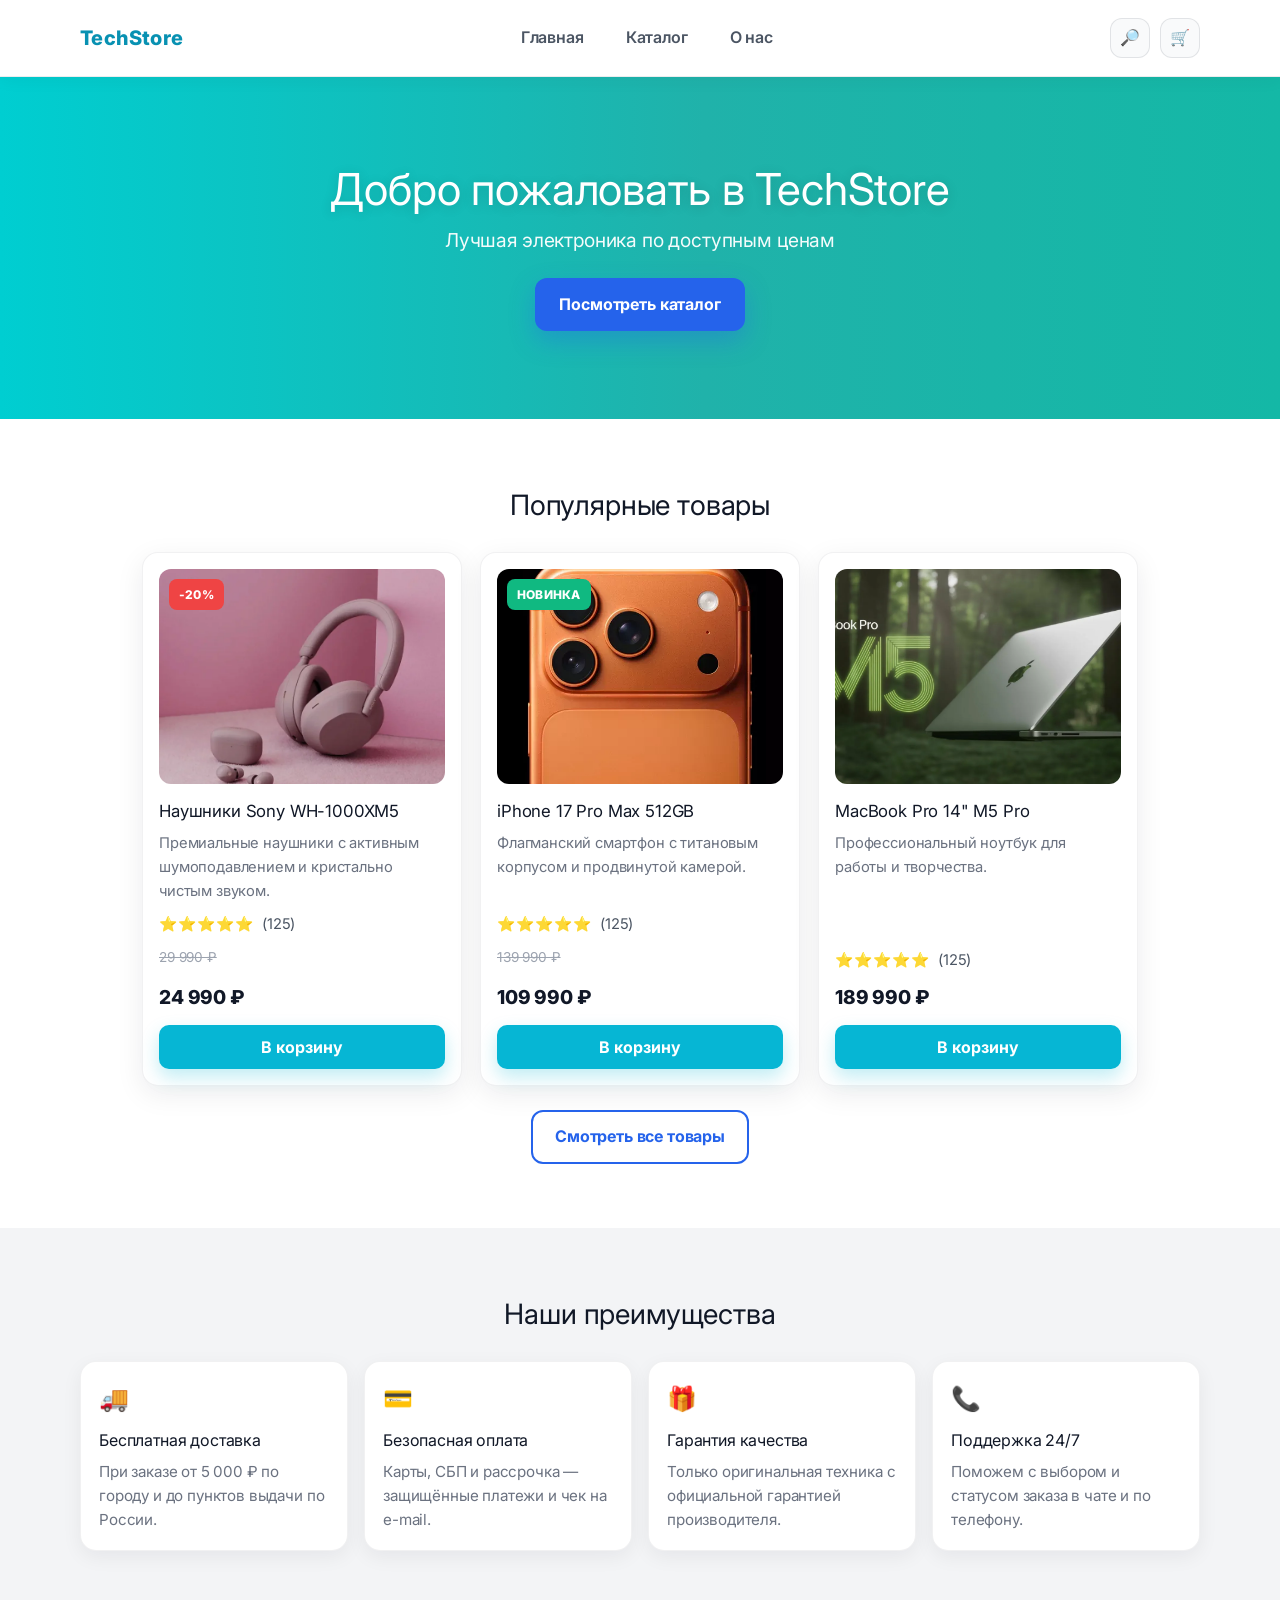
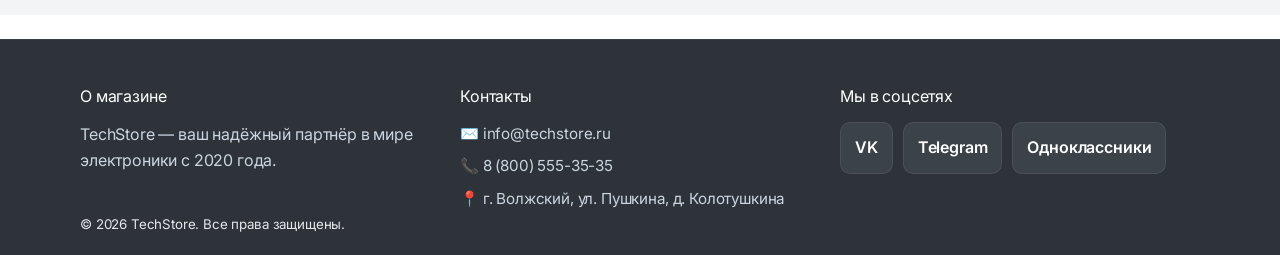
<file: index.html>
<!doctype html>
<html lang="ru-RU">
	<head>
		<meta charset="UTF-8" />
		<meta name="viewport" content="width=device-width, initial-scale=1.0" />
		<title>TechStore</title>
		<link rel="stylesheet" href="css/reset.css" />
		<link rel="stylesheet" href="style.css" />
		<link
			href="https://fonts.googleapis.com/css2?family=Inter:wght@400;700&amp;family=Playfair+Display:ital,wght@0,700;1,700&amp;display=swap"
			rel="stylesheet"
		/>
	</head>
	<body>
		<input id="nav-toggle" class="nav-toggle" type="checkbox" />
		<header class="site-header">
			<div class="container" id="header-site">
				<a class="logo" href="index.html">TechStore</a>
				<label class="burger" for="nav-toggle">
					<span></span>
					<span></span>
					<span></span>
				</label>
				<nav class="navigation">
					<div class="nav-list">
						<div><a class="nav-link" href="index.html">Главная</a></div>
						<div><a class="nav-link" href="catalog.html">Каталог</a></div>
						<div><a class="nav-link" href="about.html">О нас</a></div>
					</div>
				</nav>
				<div class="header-tools">
					<span class="icon-pill" title="Поиск">🔎</span>
					<span class="icon-pill" title="Корзина">🛒</span>
				</div>
			</div>
		</header>
		<main>
			<section class="hero" aria-labelledby="hero-title">
				<div class="container" id="hero-site">
					<h1 id="hero-title">Добро пожаловать в TechStore</h1>
					<p class="hero-lead">Лучшая электроника по доступным ценам</p>
					<a class="btn btn-hero" href="catalog.html">Посмотреть каталог</a>
				</div>
			</section>
			<section class="section" id="popular">
				<div class="container">
					<h2 class="section-title">Популярные товары</h2>
					<div class="cards-row">
						<article class="product-card">
							<div class="card-media">
								<span class="badge badge-sale">-20%</span>
								<img
									src="img/products/sony_xm5.webp"
									width="400"
									height="300"
									alt="Наушники Sony WH-1000XM5"
								/>
							</div>
							<h3>Наушники Sony WH-1000XM5</h3>
							<p class="card-desc">
								Премиальные наушники с активным шумоподавлением и кристально
								чистым звуком.
							</p>
							<div class="rating">
								<span class="stars">⭐️⭐️⭐️⭐️⭐️</span>
								<span class="rating-num">(125)</span>
							</div>
							<div class="price-row">
								<span class="price-old">29 990 ₽</span>
								<span class="price">24 990 ₽</span>
							</div>
							<button type="button" class="btn btn-cart">В корзину</button>
						</article>
						<article class="product-card">
							<div class="card-media">
								<span class="badge badge-new">НОВИНКА</span>
								<img
									src="img/products/ipnone_17.webp"
									width="400"
									height="300"
									alt="iPhone 17 Pro Max 512GB"
								/>
							</div>
							<h3>iPhone 17 Pro Max 512GB</h3>
							<p class="card-desc">
								Флагманский смартфон с титановым корпусом и продвинутой камерой.
							</p>
							<div class="rating">
								<span class="stars">⭐️⭐️⭐️⭐️⭐️</span>
								<span class="rating-num">(125)</span>
							</div>
							<div class="price-row">
								<span class="price-old">139 990 ₽</span>
								<span class="price">109 990 ₽</span>
							</div>
							<button type="button" class="btn btn-cart">В корзину</button>
						</article>

						<article class="product-card">
							<div class="card-media">
								<img
									src="img/products/macbook_m5.webp"
									width="400"
									height="300"
									alt='MacBook Pro 14" M5 Pro'
								/>
							</div>
							<h3>MacBook Pro 14&quot; M5 Pro</h3>
							<p class="card-desc">
								Профессиональный ноутбук для работы и творчества.
							</p>
							<div class="rating">
								<span class="stars">⭐️⭐️⭐️⭐️⭐️</span>
								<span class="rating-num">(125)</span>
							</div>
							<p class="price">189 990 ₽</p>
							<button type="button" class="btn btn-cart">В корзину</button>
						</article>
					</div>
					<div class="section-cta">
						<a class="btn btn-outline" href="catalog.html"
							>Смотреть все товары</a
						>
					</div>
				</div>
			</section>

			<section class="section section-muted" id="advantages">
				<div class="container">
					<h2 class="section-title">Наши преимущества</h2>
					<div class="advantages">
						<div class="adv-card">
							<div class="adv-icon">🚚</div>
							<h3>Бесплатная доставка</h3>
							<p>
								При заказе от 5 000 ₽ по городу и до пунктов выдачи по России.
							</p>
						</div>
						<div class="adv-card">
							<div class="adv-icon">💳</div>
							<h3>Безопасная оплата</h3>
							<p>
								Карты, СБП и рассрочка — защищённые платежи и чек на e-mail.
							</p>
						</div>
						<div class="adv-card">
							<div class="adv-icon">🎁</div>
							<h3>Гарантия качества</h3>
							<p>
								Только оригинальная техника с официальной гарантией
								производителя.
							</p>
						</div>
						<div class="adv-card">
							<div class="adv-icon">📞</div>
							<h3>Поддержка 24/7</h3>
							<p>Поможем с выбором и статусом заказа в чате и по телефону.</p>
						</div>
					</div>
				</div>
			</section>
		</main>
		<footer class="site-footer">
			<div class="container footer-grid">
				<div>
					<h3 class="footer-title">О магазине</h3>
					<p class="footer-text">
						TechStore — ваш надёжный партнёр в мире электроники с 2020 года.
					</p>
				</div>
				<div>
					<h3 class="footer-title">Контакты</h3>
					<div class="footer-list">
						<div>✉️ info@techstore.ru</div>
						<div>📞 8 (800) 555-35-35</div>
						<div>📍 г. Волжский, ул. Пушкина, д. Колотушкина</div>
					</div>
				</div>
				<div>
					<h3 class="footer-title">Мы в соцсетях</h3>
					<div class="social">
						<a class="social-link" href="https://vk.com">VK</a>
						<a class="social-link" href="https://t.me">Telegram</a>
						<a class="social-link" href="https://ok.ru">Одноклассники</a>
					</div>
				</div>
			</div>
			<div class="container footer-bottom">
				<small>© 2026 TechStore. Все права защищены.</small>
			</div>
		</footer>
	</body>
</html>
</file>
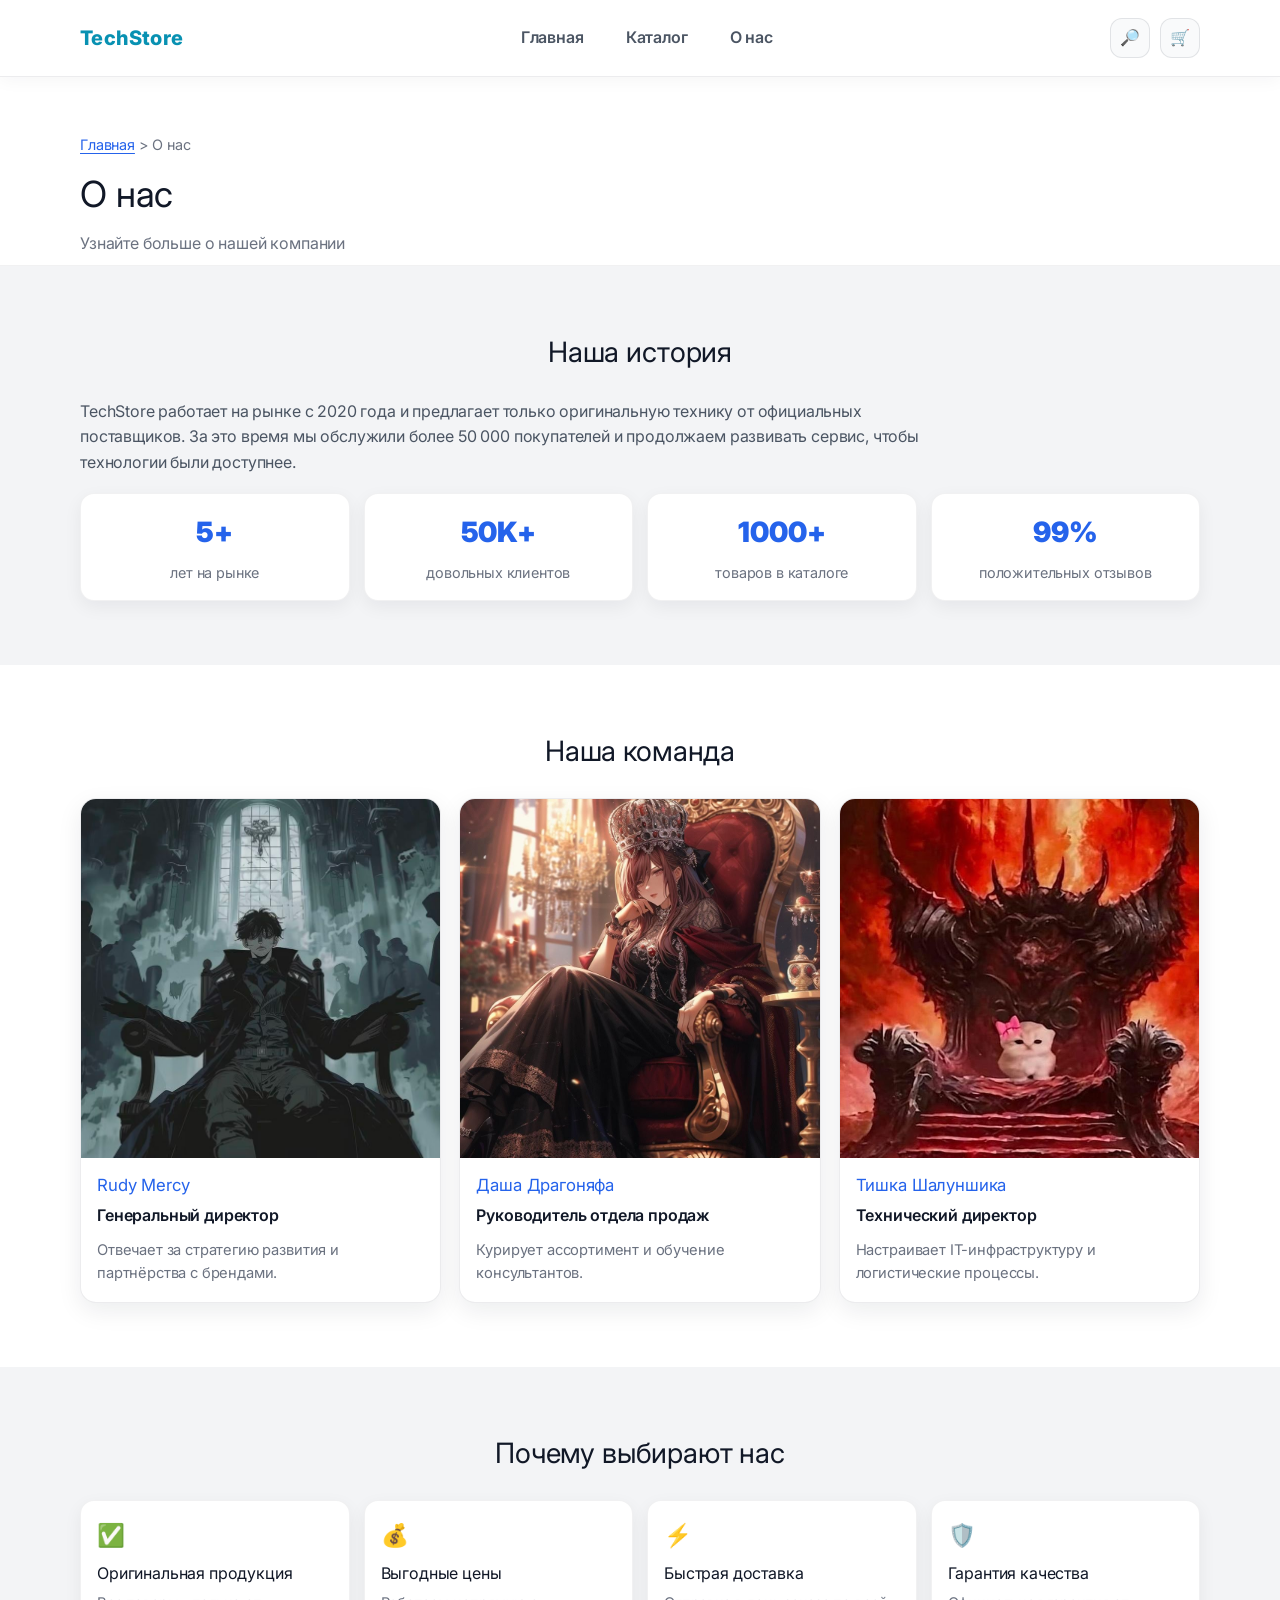
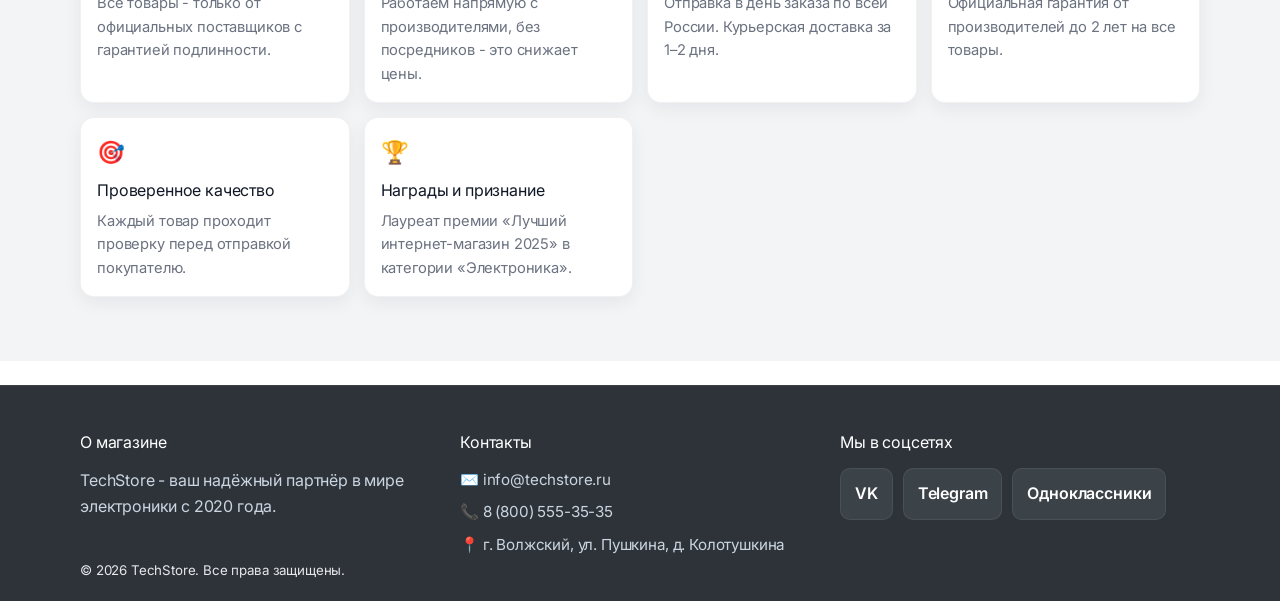
<file: about.html>
<!doctype html>
<html lang="ru-RU">
	<head>
		<meta charset="UTF-8" />
		<meta name="viewport" content="width=device-width, initial-scale=1.0" />
		<title>О нас</title>
		<link rel="stylesheet" href="css/reset.css" />
		<link rel="stylesheet" href="style.css" />
		<link
			href="https://fonts.googleapis.com/css2?family=Inter:wght@400;700&amp;family=Playfair+Display:ital,wght@0,700;1,700&amp;display=swap"
			rel="stylesheet"
		/>
	</head>
	<body>
		<input id="nav-toggle" class="nav-toggle" type="checkbox" />
		<header class="site-header">
			<div class="container" id="header-site">
				<a class="logo" href="index.html">TechStore</a>
				<label class="burger" for="nav-toggle">
					<span></span>
					<span></span>
					<span></span>
				</label>
				<nav class="navigation">
					<div class="nav-list">
						<div><a class="nav-link" href="index.html">Главная</a></div>
						<div><a class="nav-link" href="catalog.html">Каталог</a></div>
						<div><a class="nav-link" href="about.html">О нас</a></div>
					</div>
				</nav>
				<div class="header-tools">
					<span class="icon-pill" title="Поиск">🔎</span>
					<span class="icon-pill" title="Корзина">🛒</span>
				</div>
			</div>
		</header>

		<main>
			<section class="page-intro">
				<div class="container">
					<p class="breadcrumbs"><a href="index.html">Главная</a> &gt; О нас</p>
					<h1 class="page-title">О нас</h1>
					<p class="page-lead">Узнайте больше о нашей компании</p>
				</div>
			</section>

			<section class="section section-muted" id="history">
				<div class="container prose">
					<h2 class="section-title">Наша история</h2>
					<p>
						TechStore работает на рынке с 2020 года и предлагает только
						оригинальную технику от официальных поставщиков. За это время мы
						обслужили более 50 000 покупателей и продолжаем развивать сервис,
						чтобы технологии были доступнее.
					</p>
					<div class="stats">
						<div class="stat">
							<span class="stat-value">5+</span>
							<span class="stat-label">лет на рынке</span>
						</div>
						<div class="stat">
							<span class="stat-value">50K+</span>
							<span class="stat-label">довольных клиентов</span>
						</div>
						<div class="stat">
							<span class="stat-value">1000+</span>
							<span class="stat-label">товаров в каталоге</span>
						</div>
						<div class="stat">
							<span class="stat-value">99%</span>
							<span class="stat-label">положительных отзывов</span>
						</div>
					</div>
				</div>
			</section>

			<section class="section" id="team">
				<div class="container">
					<h2 class="section-title">Наша команда</h2>
					<div class="team-grid">
						<article class="team-card">
							<img
								src="img/about/rudy.jpg"
								width="320"
								height="320"
								alt="Rudy"
							/>
							<h3>Rudy Mercy</h3>
							<p class="role">Генеральный директор</p>
							<p class="bio">
								Отвечает за стратегию развития и партнёрства с брендами.
							</p>
						</article>
						<article class="team-card">
							<img
								src="img/about/dasha.jpg"
								width="320"
								height="320"
								alt="Dasha"
							/>
							<h3>Даша Драгоняфа</h3>
							<p class="role">Руководитель отдела продаж</p>
							<p class="bio">Курирует ассортимент и обучение консультантов.</p>
						</article>
						<article class="team-card">
							<img
								src="img/about/tishka.jpg"
								width="320"
								height="320"
								alt="Tisha"
							/>
							<h3>Тишка Шалуншика</h3>
							<p class="role">Технический директор</p>
							<p class="bio">
								Настраивает IT-инфраструктуру и логистические процессы.
							</p>
						</article>
					</div>
				</div>
			</section>

			<section class="section section-muted" id="why">
				<div class="container">
					<h2 class="section-title">Почему выбирают нас</h2>
					<div class="why-grid">
						<div class="why-card">
							<div class="why-icon" aria-hidden="true">✅</div>
							<h3>Оригинальная продукция</h3>
							<p>
								Все товары - только от официальных поставщиков с гарантией
								подлинности.
							</p>
						</div>
						<div class="why-card">
							<div class="why-icon" aria-hidden="true">💰</div>
							<h3>Выгодные цены</h3>
							<p>
								Работаем напрямую с производителями, без посредников - это
								снижает цены.
							</p>
						</div>
						<div class="why-card">
							<div class="why-icon" aria-hidden="true">⚡</div>
							<h3>Быстрая доставка</h3>
							<p>
								Отправка в день заказа по всей России. Курьерская доставка за
								1–2 дня.
							</p>
						</div>
						<div class="why-card">
							<div class="why-icon" aria-hidden="true">🛡️</div>
							<h3>Гарантия качества</h3>
							<p>
								Официальная гарантия от производителей до 2 лет на все товары.
							</p>
						</div>
						<div class="why-card">
							<div class="why-icon" aria-hidden="true">🎯</div>
							<h3>Проверенное качество</h3>
							<p>Каждый товар проходит проверку перед отправкой покупателю.</p>
						</div>
						<div class="why-card">
							<div class="why-icon" aria-hidden="true">🏆</div>
							<h3>Награды и признание</h3>
							<p>
								Лауреат премии «Лучший интернет-магазин 2025» в категории
								«Электроника».
							</p>
						</div>
					</div>
				</div>
			</section>
		</main>

		<footer class="site-footer">
			<div class="container footer-grid">
				<div>
					<h3 class="footer-title">О магазине</h3>
					<p class="footer-text">
						TechStore - ваш надёжный партнёр в мире электроники с 2020 года.
					</p>
				</div>
				<div>
					<h3 class="footer-title">Контакты</h3>
					<div class="footer-list">
						<div>✉️ info@techstore.ru</div>
						<div>📞 8 (800) 555-35-35</div>
						<div>📍 г. Волжский, ул. Пушкина, д. Колотушкина</div>
					</div>
				</div>
				<div>
					<h3 class="footer-title">Мы в соцсетях</h3>
					<div class="social">
						<a class="social-link" href="https://vk.com">VK</a>
						<a class="social-link" href="https://t.me">Telegram</a>
						<a class="social-link" href="https://ok.ru">Одноклассники</a>
					</div>
				</div>
			</div>
			<div class="container footer-bottom">
				<small>© 2026 TechStore. Все права защищены.</small>
			</div>
		</footer>
	</body>
</html>
</file>
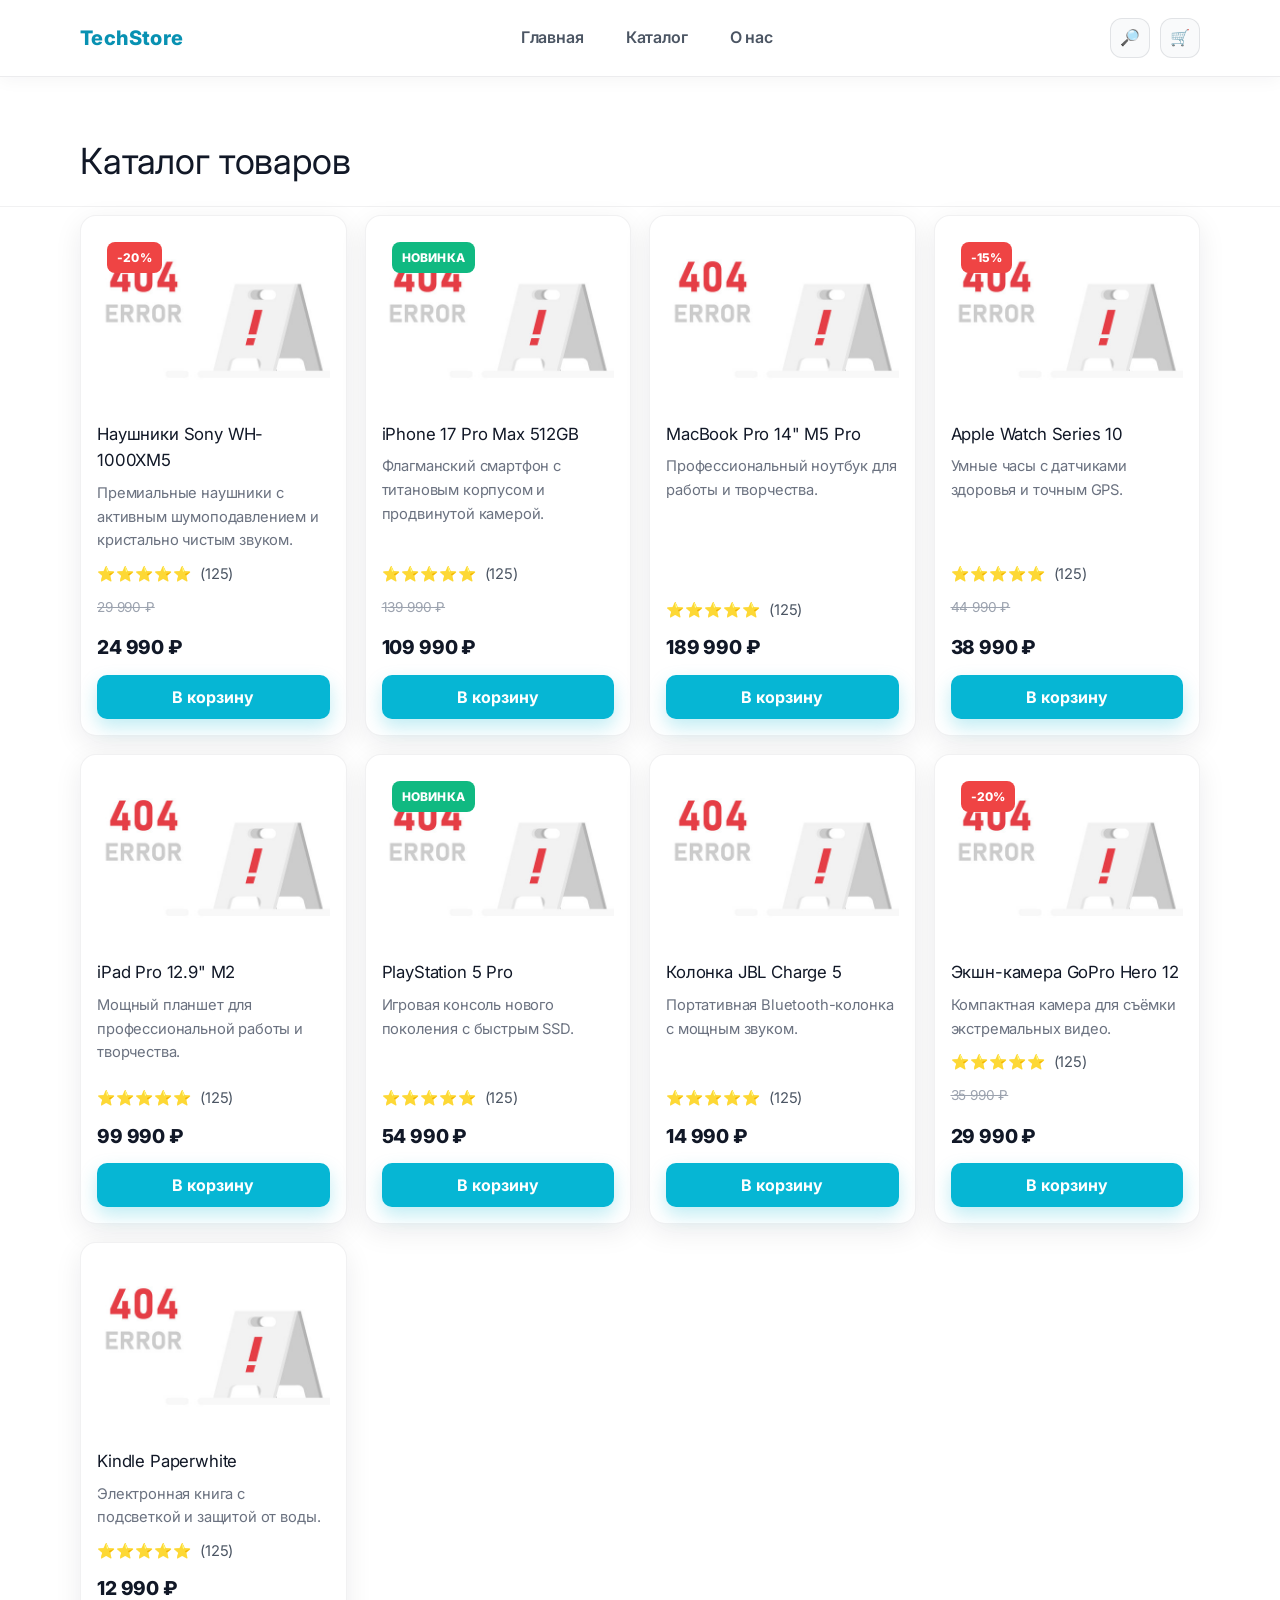
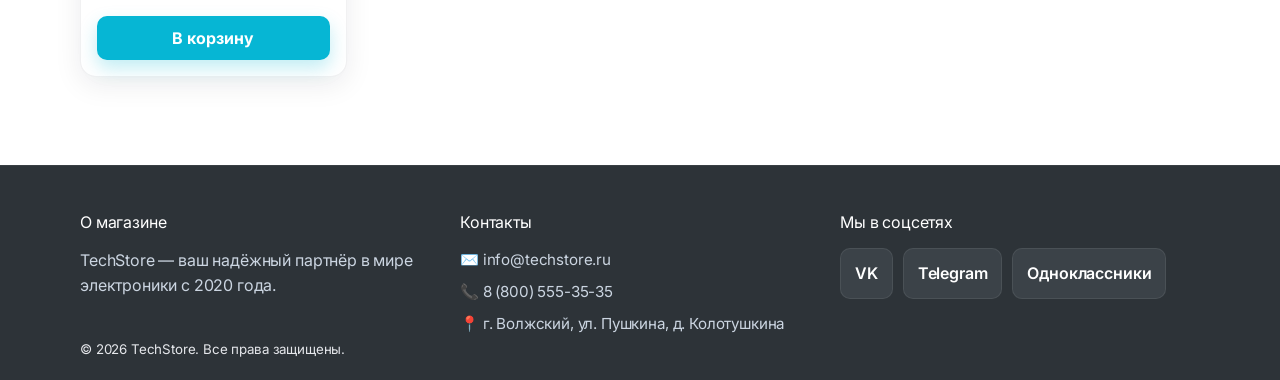
<file: catalog.html>
<!doctype html>
<html lang="ru-RU">
	<head>
		<meta charset="UTF-8" />
		<meta name="viewport" content="width=device-width, initial-scale=1.0" />
		<title>Каталог</title>
		<link rel="stylesheet" href="css/reset.css" />
		<link rel="stylesheet" href="style.css" />
		<link
			href="https://fonts.googleapis.com/css2?family=Inter:wght@400;700&amp;family=Playfair+Display:ital,wght@0,700;1,700&amp;display=swap"
			rel="stylesheet"
		/>
	</head>
	<body>
		<input id="nav-toggle" class="nav-toggle" type="checkbox" />
		<header class="site-header">
			<div class="container" id="header-site">
				<a class="logo" href="index.html">TechStore</a>
				<label class="burger" for="nav-toggle">
					<span></span>
					<span></span>
					<span></span>
				</label>
				<nav class="navigation">
					<div class="nav-list">
						<div><a class="nav-link" href="index.html">Главная</a></div>
						<div><a class="nav-link" href="catalog.html">Каталог</a></div>
						<div><a class="nav-link" href="about.html">О нас</a></div>
					</div>
				</nav>
				<div class="header-tools">
					<span class="icon-pill" title="Поиск">🔎</span>
					<span class="icon-pill" title="Корзина">🛒</span>
				</div>
			</div>
		</header>

		<main>
			<section class="page-intro">
				<div class="container">
					<h1 class="page-title">Каталог товаров</h1>
				</div>
			</section>

			<section class="section section-tight">
				<div class="container">
					<div class="catalog-grid">
						<article class="product-card">
							<div class="card-media">
								<span class="badge badge-sale">-20%</span>
								<img
									src="img/products/error_404.jpg"
									width="400"
									height="300"
									alt=""
								/>
							</div>
							<h3>Наушники Sony WH-1000XM5</h3>
							<p class="card-desc">
								Премиальные наушники с активным шумоподавлением и кристально
								чистым звуком.
							</p>
							<div class="rating">
								<span class="stars">⭐️⭐️⭐️⭐️⭐️</span>
								<span class="rating-num">(125)</span>
							</div>
							<div class="price-row">
								<span class="price-old">29 990 ₽</span>
								<span class="price">24 990 ₽</span>
							</div>
							<button type="button" class="btn btn-cart">В корзину</button>
						</article>

						<article class="product-card">
							<div class="card-media">
								<span class="badge badge-new">НОВИНКА</span>
								<img
									src="img/products/error_404.jpg"
									width="400"
									height="300"
									alt=""
								/>
							</div>
							<h3>iPhone 17 Pro Max 512GB</h3>
							<p class="card-desc">
								Флагманский смартфон с титановым корпусом и продвинутой камерой.
							</p>
							<div class="rating">
								<span class="stars">⭐️⭐️⭐️⭐️⭐️</span>
								<span class="rating-num">(125)</span>
							</div>
							<div class="price-row">
								<span class="price-old">139 990 ₽</span>
								<span class="price">109 990 ₽</span>
							</div>
							<button type="button" class="btn btn-cart">В корзину</button>
						</article>

						<article class="product-card">
							<div class="card-media">
								<img
									src="img/products/error_404.jpg"
									width="400"
									height="300"
									alt=""
								/>
							</div>
							<h3>MacBook Pro 14&quot; M5 Pro</h3>
							<p class="card-desc">
								Профессиональный ноутбук для работы и творчества.
							</p>
							<div class="rating">
								<span class="stars">⭐️⭐️⭐️⭐️⭐️</span>
								<span class="rating-num">(125)</span>
							</div>
							<p class="price">189 990 ₽</p>
							<button type="button" class="btn btn-cart">В корзину</button>
						</article>

						<article class="product-card">
							<div class="card-media">
								<span class="badge badge-sale">-15%</span>
								<img
									src="img/products/error_404.jpg"
									width="400"
									height="300"
									alt=""
								/>
							</div>
							<h3>Apple Watch Series 10</h3>
							<p class="card-desc">
								Умные часы с датчиками здоровья и точным GPS.
							</p>
							<div class="rating">
								<span class="stars">⭐️⭐️⭐️⭐️⭐️</span>
								<span class="rating-num">(125)</span>
							</div>
							<div class="price-row">
								<span class="price-old">44 990 ₽</span>
								<span class="price">38 990 ₽</span>
							</div>
							<button type="button" class="btn btn-cart">В корзину</button>
						</article>

						<article class="product-card">
							<div class="card-media">
								<img
									src="img/products/error_404.jpg"
									width="400"
									height="300"
									alt=""
								/>
							</div>
							<h3>iPad Pro 12.9&quot; M2</h3>
							<p class="card-desc">
								Мощный планшет для профессиональной работы и творчества.
							</p>
							<div class="rating">
								<span class="stars">⭐️⭐️⭐️⭐️⭐️</span>
								<span class="rating-num">(125)</span>
							</div>
							<p class="price">99 990 ₽</p>
							<button type="button" class="btn btn-cart">В корзину</button>
						</article>

						<article class="product-card">
							<div class="card-media">
								<span class="badge badge-new">НОВИНКА</span>
								<img
									src="img/products/error_404.jpg"
									width="400"
									height="300"
									alt=""
								/>
							</div>
							<h3>PlayStation 5 Pro</h3>
							<p class="card-desc">
								Игровая консоль нового поколения с быстрым SSD.
							</p>
							<div class="rating">
								<span class="stars">⭐️⭐️⭐️⭐️⭐️</span>
								<span class="rating-num">(125)</span>
							</div>
							<p class="price">54 990 ₽</p>
							<button type="button" class="btn btn-cart">В корзину</button>
						</article>

						<article class="product-card">
							<div class="card-media">
								<img
									src="img/products/error_404.jpg"
									width="400"
									height="300"
									alt=""
								/>
							</div>
							<h3>Колонка JBL Charge 5</h3>
							<p class="card-desc">
								Портативная Bluetooth-колонка с мощным звуком.
							</p>
							<div class="rating">
								<span class="stars">⭐️⭐️⭐️⭐️⭐️</span>
								<span class="rating-num">(125)</span>
							</div>
							<p class="price">14 990 ₽</p>
							<button type="button" class="btn btn-cart">В корзину</button>
						</article>

						<article class="product-card">
							<div class="card-media">
								<span class="badge badge-sale">-20%</span>
								<img
									src="img/products/error_404.jpg"
									width="400"
									height="300"
									alt=""
								/>
							</div>
							<h3>Экшн-камера GoPro Hero 12</h3>
							<p class="card-desc">
								Компактная камера для съёмки экстремальных видео.
							</p>
							<div class="rating">
								<span class="stars">⭐️⭐️⭐️⭐️⭐️</span>
								<span class="rating-num">(125)</span>
							</div>
							<div class="price-row">
								<span class="price-old">35 990 ₽</span>
								<span class="price">29 990 ₽</span>
							</div>
							<button type="button" class="btn btn-cart">В корзину</button>
						</article>

						<article class="product-card">
							<div class="card-media">
								<img
									src="img/products/error_404.jpg"
									width="400"
									height="300"
									alt=""
								/>
							</div>
							<h3>Kindle Paperwhite</h3>
							<p class="card-desc">
								Электронная книга с подсветкой и защитой от воды.
							</p>
							<div class="rating">
								<span class="stars">⭐️⭐️⭐️⭐️⭐️</span>
								<span class="rating-num">(125)</span>
							</div>
							<p class="price">12 990 ₽</p>
							<button type="button" class="btn btn-cart">В корзину</button>
						</article>
					</div>
				</div>
			</section>
		</main>

		<footer class="site-footer">
			<div class="container footer-grid">
				<div>
					<h3 class="footer-title">О магазине</h3>
					<p class="footer-text">
						TechStore — ваш надёжный партнёр в мире электроники с 2020 года.
					</p>
				</div>
				<div>
					<h3 class="footer-title">Контакты</h3>
					<div class="footer-list">
						<div>✉️ info@techstore.ru</div>
						<div>📞 8 (800) 555-35-35</div>
						<div>📍 г. Волжский, ул. Пушкина, д. Колотушкина</div>
					</div>
				</div>
				<div>
					<h3 class="footer-title">Мы в соцсетях</h3>
					<div class="social">
						<a class="social-link" href="https://vk.com">VK</a>
						<a class="social-link" href="https://t.me">Telegram</a>
						<a class="social-link" href="https://ok.ru">Одноклассники</a>
					</div>
				</div>
			</div>
			<div class="container footer-bottom">
				<small>© 2026 TechStore. Все права защищены.</small>
			</div>
		</footer>
	</body>
</html>
</file>
<file: style.css>
*,
*::before,
*::after {
  box-sizing: border-box;
}

body {
  font-family: 'Inter', sans-serif;
  background-color: #ffffff;
  color: #111827;
  line-height: 1.6;
  letter-spacing: -0.01em;
  margin: 0;
  min-width: 320px;
}

img {
  display: block;
  max-width: 100%;
}

.container {
  width: min(1120px, calc(100% - 40px));
  margin-left: auto;
  margin-right: auto;
}

.nav-toggle {
  position: absolute;
  width: 1px;
  height: 1px;
  padding: 0;
  margin: -1px;
  overflow: hidden;
  clip: rect(0, 0, 0, 0);
  white-space: nowrap;
  border: 0;
}

.burger {
  display: none;
  width: 44px;
  height: 44px;
  border-radius: 12px;
  border: 1px solid rgba(17, 24, 39, 0.12);
  align-items: center;
  justify-content: center;
  flex-direction: column;
  gap: 6px;
  cursor: pointer;
  background-color: #f9fafb;
  transition: border-color 0.2s ease, background-color 0.2s ease, transform 0.15s ease;
}

.burger span {
  width: 20px;
  height: 2px;
  background-color: #111827;
  border-radius: 2px;
  transition: transform 0.2s ease, opacity 0.2s ease;
}

.site-header {
  position: sticky;
  top: 0;
  z-index: 40;
  background-color: #ffffff;
  border-bottom: 1px solid rgba(17, 24, 39, 0.08);
  box-shadow: 0 4px 16px rgba(15, 23, 42, 0.04);
}

#header-site {
  position: relative;
  display: flex;
  align-items: center;
  justify-content: space-between;
  gap: 16px;
  padding: 14px 0;
}

.logo {
  font-weight: 800;
  font-size: 1.25rem;
  color: #0891b2;
  letter-spacing: 0.02em;
  flex-shrink: 0;
}

.navigation {
  flex: 1;
  display: flex;
  justify-content: center;
  min-width: 0;
}

.nav-list {
  display: flex;
  align-items: center;
  gap: 8px;
}

.nav-link {
  display: inline-flex;
  align-items: center;
  padding: 10px 16px;
  border-radius: 20px;
  font-weight: 600;
  color: #4b5563;
  border: 1px solid transparent;
  transition: color 0.2s ease, background-color 0.2s ease, border-color 0.2s ease, transform 0.15s ease;
}

.header-tools {
  display: flex;
  gap: 10px;
  margin-left: auto;
  flex-shrink: 0;
}

.icon-pill {
  display: inline-grid;
  place-items: center;
  width: 40px;
  height: 40px;
  border-radius: 12px;
  border: 1px solid rgba(17, 24, 39, 0.1);
  background-color: #f9fafb;
  color: #111827;
  user-select: none;
}

.hero {
  padding: clamp(48px, 8vw, 88px) 0;
  background: linear-gradient(90deg, #00ced1 0%, #20b2aa 55%, #14b8a6 100%);
  color: #ffffff;
  text-align: center;
}

.hero-inner {
  max-width: 720px;
  margin: 0 auto;
}

.hero h1 {
  font-size: clamp(1.75rem, 4vw, 2.75rem);
  line-height: 1.1;
  margin-bottom: 12px;
  text-shadow: 0 2px 12px rgba(0, 0, 0, 0.15);
}

.hero-lead {
  font-size: clamp(1rem, 2.2vw, 1.2rem);
  margin-bottom: 22px;
  color: rgba(255, 255, 255, 0.95);
}

.btn {
  display: inline-flex;
  align-items: center;
  justify-content: center;
  padding: 12px 22px;
  border-radius: 12px;
  font-weight: 700;
  border: 2px solid transparent;
  transition: transform 0.15s ease, box-shadow 0.2s ease, background-color 0.2s ease, color 0.2s ease,
    border-color 0.2s ease;
}

.btn-hero {
  background-color: #2563eb;
  color: #ffffff;
  box-shadow: 0 10px 24px rgba(37, 99, 235, 0.35);
}

.btn-outline {
  border-color: #2563eb;
  color: #2563eb;
  background-color: #ffffff;
}

.btn-cart {
  width: 100%;
  margin-top: 12px;
  padding: 12px 16px;
  border-radius: 10px;
  background-color: #06b6d4;
  color: #ffffff;
  font-weight: 700;
  border: none;
  box-shadow: 0 8px 18px rgba(6, 182, 212, 0.25);
}

.section-cta {
  display: flex;
  justify-content: center;
  margin-top: 24px;
}

.section {
  padding: clamp(40px, 6vw, 64px) 0;
}

.section-tight {
  padding-top: 8px;
}

.section-muted {
  background-color: #f3f4f6;
}

.section-title {
  text-align: center;
  font-size: clamp(1.35rem, 2.5vw, 1.75rem);
  margin-bottom: 24px;
  color: #111827;
}

.page-intro {
  padding: clamp(32px, 5vw, 56px) 0 8px;
  background-color: #ffffff;
  border-bottom: 1px solid rgba(17, 24, 39, 0.06);
}

.page-title {
  font-size: clamp(1.75rem, 3vw, 2.25rem);
  margin-bottom: 8px;
}

.prose p {
  color: #4b5563;
  max-width: 85ch;
  margin-bottom: 12px;
}

.page-lead {
  color: #6b7280;
  max-width: 70ch;
}

.breadcrumbs {
  font-size: 0.9rem;
  color: #6b7280;
  margin-bottom: 10px;
}

.breadcrumbs a {
  color: #2563eb;
  text-decoration: underline;
  text-underline-offset: 3px;
}

.breadcrumbs a:hover {
  color: #1d4ed8;
}

.cards-row {
  display: flex;
  flex-wrap: wrap;
  gap: 18px;
  justify-content: center;
}

.product-card {
  flex: 1 1 260px;
  max-width: 320px;
  background-color: #ffffff;
  border-radius: 16px;
  padding: 16px;
  border: 1px solid rgba(17, 24, 39, 0.06);
  box-shadow: 0 8px 28px rgba(15, 23, 42, 0.08);
  display: flex;
  flex-direction: column;
}

.card-media {
  position: relative;
  border-radius: 12px;
  overflow: hidden;
  background-color: #e5e7eb;
}

.card-media img {
  width: 100%;
  aspect-ratio: 4 / 3;
  object-fit: cover;
}

.badge {
  position: absolute;
  top: 10px;
  left: 10px;
  z-index: 2;
  padding: 6px 10px;
  border-radius: 8px;
  font-size: 0.75rem;
  font-weight: 800;
  letter-spacing: 0.02em;
}

.badge-sale {
  background-color: #ef4444;
  color: #ffffff;
}

.badge-new {
  background-color: #10b981;
  color: #ffffff;
}

.product-card h3 {
  margin-top: 14px;
  font-size: 1.05rem;
  color: #111827;
}

.card-desc {
  margin-top: 8px;
  font-size: 0.92rem;
  color: #6b7280;
  min-height: 2.8em;
  flex-grow: 1;
}

.rating {
  display: flex;
  align-items: center;
  gap: 8px;
  margin-top: 10px;
  color: #6b7280;
  font-size: 0.92rem;
}

.stars {
  color: #fbbf24;
  letter-spacing: 1px;
}

.rating-num {
  color: #4b5563;
}

.price-row {
  display: flex;
  flex-direction: column;
  gap: 4px;
  margin-top: 10px;
}

.price-old {
  font-size: 0.85rem;
  color: #9ca3af;
  text-decoration: line-through;
}

.price {
  margin-top: 10px;
  font-size: 1.2rem;
  font-weight: 800;
  color: #111827;
}

.catalog-grid {
  display: grid;
  grid-template-columns: repeat(auto-fit, minmax(240px, 1fr));
  gap: 18px;
}

.site-footer {
  margin-top: 24px;
  background-color: #2d3338;
  color: #e5e7eb;
  padding: 44px 0 18px;
  border-top: 1px solid rgba(255, 255, 255, 0.06);
}

.footer-title {
  display: flex;
  align-items: center;
  gap: 8px;
  font-size: 1rem;
  margin-bottom: 12px;
  color: #ffffff;
}

.footer-text {
  color: #cbd5e1;
  max-width: 42ch;
  line-height: 1.6;
}

.footer-list {
  display: grid;
  gap: 8px;
  color: #cbd5e1;
  font-size: 0.95rem;
}

.footer-list a {
  color: #ffffff;
  text-decoration: underline;
  text-underline-offset: 3px;
}

.footer-grid {
  display: grid;
  grid-template-columns: repeat(3, minmax(0, 1fr));
  gap: 20px;
  align-items: flex-start;
}

.social {
  display: flex;
  flex-wrap: wrap;
  gap: 10px;
}

.social-link {
  display: inline-flex;
  align-items: center;
  justify-content: center;
  padding: 12px 14px;
  border-radius: 10px;
  background-color: #3b4248;
  color: #ffffff;
  font-weight: 600;
  border: 1px solid rgba(255, 255, 255, 0.08);
  transition: transform 0.15s ease, background-color 0.2s ease;
}

.nav-link:hover {
  color: #111827;
  background-color: rgba(37, 99, 235, 0.06);
  transform: translateY(-1px);
}

.nav-link:focus-visible {
  outline: none;
  box-shadow: 0 0 0 3px rgba(37, 99, 235, 0.35);
}

.btn:focus-visible {
  outline: none;
  box-shadow: 0 0 0 3px rgba(37, 99, 235, 0.45);
}

.btn-hero:hover {
  background-color: #1d4ed8;
  transform: translateY(-2px);
  box-shadow: 0 14px 28px rgba(29, 78, 216, 0.4);
}

.btn-outline:hover {
  background-color: rgba(37, 99, 235, 0.08);
  transform: translateY(-1px);
}

.btn-cart:hover {
  background-color: #0891b2;
  transform: translateY(-1px);
  box-shadow: 0 12px 22px rgba(8, 145, 178, 0.3);
}

.product-card:hover {
  transform: translateY(-4px);
  border-color: rgba(37, 99, 235, 0.2);
  box-shadow: 0 16px 40px rgba(15, 23, 42, 0.12);
}

.adv-card:hover {
  transform: translateY(-2px);
  box-shadow: 0 10px 26px rgba(15, 23, 42, 0.1);
}

.footer-list a:hover {
  color: #93c5fd;
}

.social-link:hover {
  background-color: #4b5563;
  transform: translateY(-1px);
}

.advantages {
  display: grid;
  grid-template-columns: repeat(auto-fit, minmax(220px, 1fr));
  gap: 16px;
}

.adv-card {
  background-color: #ffffff;
  border-radius: 16px;
  padding: 18px;
  border: 1px solid rgba(17, 24, 39, 0.06);
  box-shadow: 0 6px 20px rgba(15, 23, 42, 0.06);
  transition: transform 0.15s ease, box-shadow 0.15s ease;
}

.adv-card:hover {
  transform: translateY(-2px);
  box-shadow: 0 10px 26px rgba(15, 23, 42, 0.1);
}

.adv-icon {
  font-size: 1.5rem;
  margin-bottom: 10px;
}

.adv-card h3 {
  font-size: 1rem;
  margin-bottom: 6px;
  color: #111827;
}

.adv-card p {
  font-size: 0.95rem;
  color: #6b7280;
}

.stats {
  display: grid;
  grid-template-columns: repeat(auto-fit, minmax(180px, 1fr));
  gap: 14px;
  margin-top: 18px;
}

.stat {
  background-color: #ffffff;
  border-radius: 14px;
  padding: 16px;
  text-align: center;
  border: 1px solid rgba(17, 24, 39, 0.06);
  box-shadow: 0 6px 18px rgba(15, 23, 42, 0.06);
}

.stat-value {
  display: block;
  font-size: 1.75rem;
  font-weight: 900;
  color: #2563eb;
}

.stat-label {
  display: block;
  margin-top: 6px;
  font-size: 0.9rem;
  color: #6b7280;
}

.team-grid {
  display: grid;
  grid-template-columns: repeat(auto-fit, minmax(240px, 1fr));
  gap: 18px;
}

.team-card {
  background-color: #ffffff;
  border-radius: 16px;
  overflow: hidden;
  border: 1px solid rgba(17, 24, 39, 0.08);
  box-shadow: 0 8px 24px rgba(15, 23, 42, 0.08);
  transition: transform 0.18s ease, box-shadow 0.18s ease;
}

.team-card:hover {
  transform: translateY(-3px);
  box-shadow: 0 14px 32px rgba(15, 23, 42, 0.12);
}

.team-card img {
  width: 100%;
  aspect-ratio: 1 / 1;
  object-fit: cover;
  background-color: #e5e7eb;
}

.team-card h3 {
  padding: 14px 16px 0;
  font-size: 1.05rem;
  color: #2563eb;
}

.role {
  padding: 4px 16px;
  font-weight: 600;
  color: #111827;
}

.bio {
  padding: 6px 16px 16px;
  font-size: 0.92rem;
  color: #6b7280;
}

.why-grid {
  display: grid;
  grid-template-columns: repeat(auto-fit, minmax(220px, 1fr));
  gap: 14px;
}

.why-card {
  background-color: #ffffff;
  border-radius: 14px;
  padding: 16px;
  border: 1px solid rgba(17, 24, 39, 0.06);
  box-shadow: 0 6px 18px rgba(15, 23, 42, 0.06);
  transition: transform 0.15s ease, border-color 0.15s ease;
}

.why-card:hover {
  transform: translateY(-2px);
  border-color: rgba(37, 99, 235, 0.2);
}

.why-icon {
  font-size: 1.4rem;
  margin-bottom: 8px;
}

.why-card h3 {
  font-size: 1rem;
  margin-bottom: 6px;
  color: #111827;
}

.why-card p {
  font-size: 0.92rem;
  color: #6b7280;
}

@media (max-width: 1024px) {
  .container {
    width: min(1120px, calc(100% - 32px));
  }

  .catalog-grid,
  .team-grid {
    grid-template-columns: repeat(2, minmax(0, 1fr));
  }

  .advantages,
  .stats,
  .why-grid,
  .footer-grid {
    grid-template-columns: repeat(2, minmax(0, 1fr));
  }
}

@media (max-width: 768px) {
  #header-site {
    flex-wrap: wrap;
    justify-content: flex-start;
    gap: 12px;
  }

  .burger {
    display: flex;
    order: 3;
    margin-left: auto;
  }

  .header-tools {
    order: 2;
    margin-left: 0;
  }

  .navigation {
    order: 4;
    flex: 0 0 100%;
    width: 100%;
  }

  .nav-list {
    position: absolute;
    top: calc(100% + 1px);
    left: 0;
    right: 0;
    display: none;
    flex-direction: column;
    align-items: stretch;
    gap: 8px;
    padding: 16px 20px 20px;
    background-color: #ffffff;
    border-bottom: 1px solid rgba(17, 24, 39, 0.08);
    box-shadow: 0 10px 20px rgba(15, 23, 42, 0.08);
    z-index: 45;
  }

  .nav-toggle:checked + header .navigation .nav-list {
    display: flex;
  }

  .nav-list > div {
    width: 100%;
  }

  .nav-link {
    width: 100%;
    justify-content: center;
  }

  .catalog-grid,
  .team-grid,
  .advantages,
  .stats,
  .why-grid,
  .footer-grid {
    grid-template-columns: 1fr;
  }

  .footer-grid {
    gap: 24px;
  }
}

@media (max-width: 575px) {
  .container {
    width: calc(100% - 24px);
  }

  .header-tools {
    gap: 8px;
    justify-content: flex-end;
  }

  .cards-row {
    flex-direction: column;
    align-items: stretch;
  }

  .cards-row .product-card {
    max-width: none;
    flex: 1 1 100%;
  }

  .footer-grid {
    gap: 16px;
  }

  .social {
    justify-content: center;
    gap: 12px;
  }
}

@media (prefers-reduced-motion: reduce) {
  *,
  *::before,
  *::after {
    scroll-behavior: auto !important;
    transition-duration: 0.001ms !important;
  }
}
</file>
